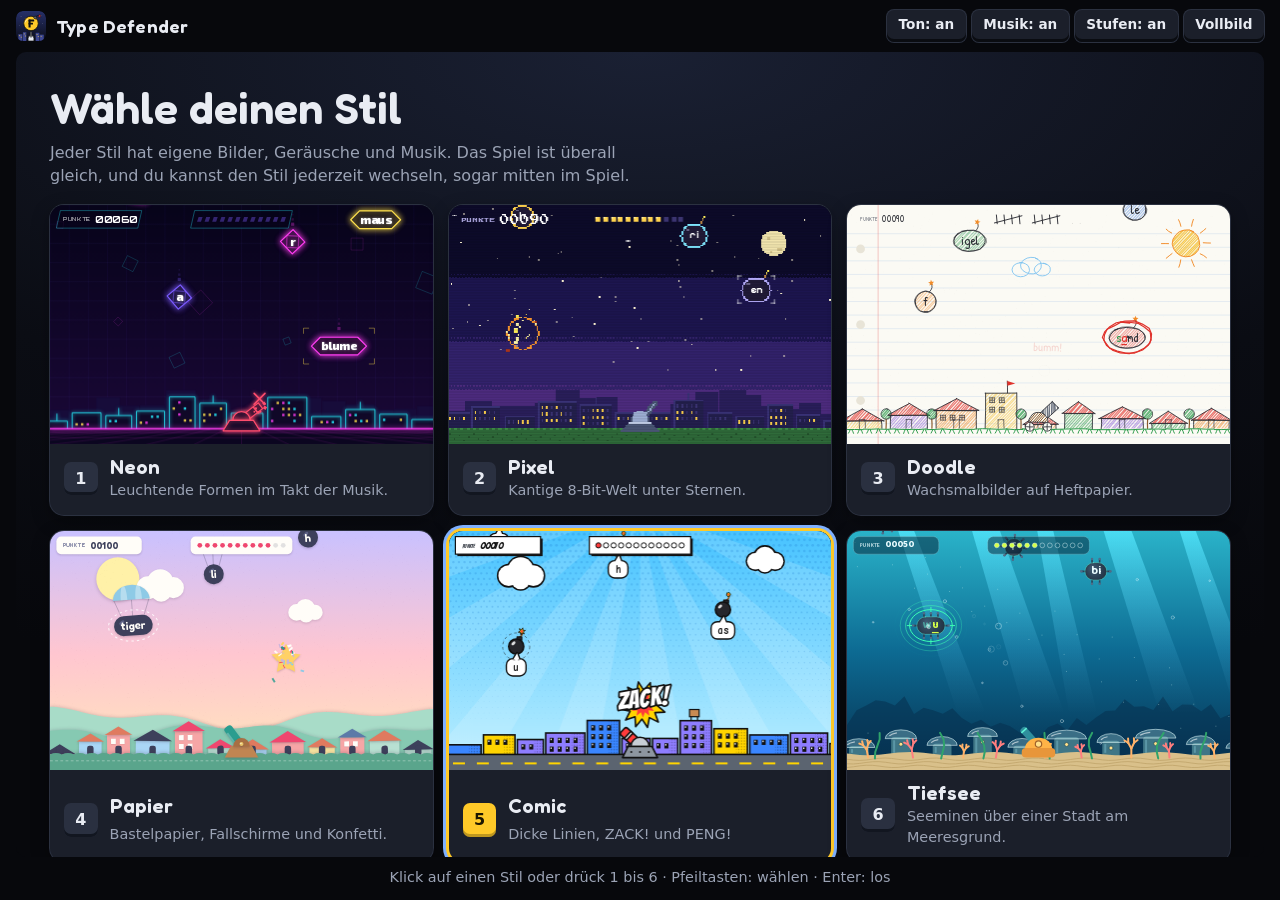
<file: index.html>
<!doctype html>
<html lang="de">
<head>
<meta charset="utf-8">
<meta name="viewport" content="width=device-width, initial-scale=1, viewport-fit=cover">
<title>Type Defender</title>
<meta name="description" content="Kostenloses 10-Finger-Tippspiel für Kinder: Tippe die Buchstaben, Silben und Wörter auf den Bomben, bevor sie die Stadt treffen.">
<meta name="theme-color" content="#07080c">
<meta name="color-scheme" content="dark">
<link rel="manifest" href="manifest.webmanifest">
<link rel="icon" href="icons/icon.svg" type="image/svg+xml">
<link rel="icon" href="icons/icon-192.png" type="image/png" sizes="192x192">
<link rel="apple-touch-icon" href="icons/apple-touch-icon.png">
<meta name="apple-mobile-web-app-capable" content="yes">
<meta name="mobile-web-app-capable" content="yes">
<meta name="apple-mobile-web-app-title" content="Type Defender">
<meta name="apple-mobile-web-app-status-bar-style" content="black">
<link rel="stylesheet" href="fonts/fonts.css">
<link rel="stylesheet" href="css/app.css">
<link rel="stylesheet" href="css/menu.css">
</head>
<body>
<div id="app" tabindex="-1">
  <header class="bar">
    <p class="brand"><img src="icons/icon.svg" alt=""><span>Type Defender</span></p>
    <div class="tools">
      <button type="button" id="to-style">Stil</button>
      <button type="button" id="to-menu" hidden>Tasten wählen</button>
      <button type="button" id="sound">Ton: an</button>
      <button type="button" id="music">Musik: an</button>
      <button type="button" id="splash" title="Neue Stufe groß im Hintergrund zeigen">Stufen: an</button>
      <button type="button" id="full" hidden>Vollbild</button>
    </div>
  </header>
  <main class="stage">
    <canvas id="arena-canvas" aria-label="Spielfeld"></canvas>
    <p id="capswarn" class="capswarn" hidden>⇪ Feststelltaste ist an</p>
    <section id="pick" class="pick" tabindex="-1" aria-labelledby="pick-title" hidden>
      <div class="pick-in">
        <h1 id="pick-title">Wähle deinen Stil</h1>
        <p class="pick-lede">Jeder Stil hat eigene Bilder, Geräusche und Musik. Das Spiel ist überall gleich, und du kannst den Stil jederzeit wechseln, sogar mitten im Spiel.</p>
        <p class="pick-touch">Zum Spielen brauchst du eine echte Tastatur. Auf einem Tablet geht auch eine Bluetooth-Tastatur.</p>
        <div class="pick-grid" id="pick-grid">
          <button type="button" class="tile" data-style="neon"><canvas aria-hidden="true"></canvas><span class="tile-meta"><kbd>1</kbd><span class="tile-name">Neon</span><span class="tile-desc">Leuchtende Formen im Takt der Musik.</span></span></button>
          <button type="button" class="tile" data-style="pixel"><canvas aria-hidden="true"></canvas><span class="tile-meta"><kbd>2</kbd><span class="tile-name">Pixel</span><span class="tile-desc">Kantige 8-Bit-Welt unter Sternen.</span></span></button>
          <button type="button" class="tile" data-style="doodle"><canvas aria-hidden="true"></canvas><span class="tile-meta"><kbd>3</kbd><span class="tile-name">Doodle</span><span class="tile-desc">Wachsmalbilder auf Heftpapier.</span></span></button>
          <button type="button" class="tile" data-style="paper"><canvas aria-hidden="true"></canvas><span class="tile-meta"><kbd>4</kbd><span class="tile-name">Papier</span><span class="tile-desc">Bastelpapier, Fallschirme und Konfetti.</span></span></button>
          <button type="button" class="tile" data-style="comic"><canvas aria-hidden="true"></canvas><span class="tile-meta"><kbd>5</kbd><span class="tile-name">Comic</span><span class="tile-desc">Dicke Linien, ZACK! und PENG!</span></span></button>
          <button type="button" class="tile" data-style="sea"><canvas aria-hidden="true"></canvas><span class="tile-meta"><kbd>6</kbd><span class="tile-name">Tiefsee</span><span class="tile-desc">Seeminen über einer Stadt am Meeresgrund.</span></span></button>
        </div>
        <p class="pick-foot">Type Defender ist kostenlos, ohne Werbung und ohne Anmeldung. Alles bleibt auf diesem Gerät. <a href="https://github.com/TimoSchoenberger/type-defender" target="_blank" rel="noopener">Quellcode und Lizenz auf GitHub</a></p>
      </div>
    </section>
    <div id="menu" class="mn" data-look="comic" tabindex="-1" hidden>
      <section id="m-home" class="mn-screen" aria-labelledby="m-home-title">
        <header class="mn-head">
          <h2 class="mn-title" id="m-home-title">Was üben wir heute?</h2>
          <p class="mn-bubble">Such dir dein Tempo und deine Tasten aus! Klick auf eine Karte oder drück <b>Enter</b>.</p>
        </header>
        <div class="mn-pace">
          <div class="mn-pace-who">
            <label class="mn-pace-label" for="m-pace">Tempo</label>
            <span class="mn-pace-name" id="m-pace-name"></span>
            <p class="mn-pace-desc" id="m-pace-desc"></p>
          </div>
          <div class="mn-pace-ctl">
            <input type="range" id="m-pace" min="1" max="5" step="1" value="3">
            <div class="mn-ticks" id="m-ticks"></div>
          </div>
          <svg class="mn-graph" id="m-graph" viewBox="0 0 200 84" role="img" aria-label="Alle Tempos starten gleich und enden gleich schnell. Langsamere brauchen mehr Treffer bis dahin."></svg>
        </div>
        <div class="mn-room" id="m-room" aria-live="polite" hidden></div>
        <h3 class="mn-sec" id="m-sec-presets">Vorlagen</h3>
        <div class="mn-cards" id="m-presets"></div>
        <h3 class="mn-sec own" id="m-sec-own">Eigene Auswahl</h3>
        <div class="mn-cards" id="m-custom"></div>
        <p class="mn-small">Eigene Auswahlen und Rekorde bleiben in diesem Browser gespeichert. Rekorde zählen je Tempo.</p>
      </section>
      <section id="m-edit" class="mn-screen" hidden aria-labelledby="m-edit-title">
        <header class="mn-head">
          <h2 class="mn-title" id="m-edit-title">Neue Auswahl</h2>
          <p class="mn-bubble">Tippe eine Taste, dann ist sie <b class="g">an</b>. Nochmal tippen: aus. Halte <b>⇧&nbsp;Umschalt</b> für Großbuchstaben und Zeichen wie ! § $ % &amp;.</p>
        </header>
        <div class="mn-toolbar">
          <div class="mn-seg" role="group" aria-label="Ebene der Tastatur">
            <button type="button" data-layer="0" aria-pressed="true">a klein</button>
            <button type="button" data-layer="1" id="m-layer-up" aria-pressed="false">A ⇧ groß</button>
          </div>
          <p class="mn-caps" id="m-caps" hidden>⇪ Feststelltaste ist an!</p>
          <div class="mn-seg" role="group" aria-label="Tastatur">
            <button type="button" data-layout="de">QWERTZ</button>
            <button type="button" data-layout="us">QWERTY</button>
          </div>
        </div>
        <div class="mn-kbw"><div class="mn-kb" id="m-kb"></div></div>
        <div class="mn-panel">
          <div class="mn-panel-head">
            <span class="mn-count" id="m-count">0 Tasten an</span>
            <div class="mn-types" role="group" aria-label="Was fällt herunter?">
              <span>Es fallen:</span>
              <label><input type="checkbox" data-type="letters" checked> Buchstaben</label>
              <label><input type="checkbox" data-type="syl" checked> Silben</label>
              <label><input type="checkbox" data-type="words" checked> Wörter</label>
            </div>
          </div>
          <div class="mn-chips" id="m-chips"></div>
          <p class="mn-words" id="m-words"></p>
        </div>
        <footer class="mn-foot">
          <button type="button" class="mn-btn" id="m-cancel">Zurück</button>
          <span class="mn-spacer"></span>
          <button type="button" class="mn-btn" id="m-clear">Alles aus</button>
          <button type="button" class="mn-btn" id="m-upper">Großbuchstaben dazu</button>
          <button type="button" class="mn-btn mn-go" id="m-done">Fertig!</button>
        </footer>
      </section>
      <div class="mn-modal" id="m-name" hidden>
        <form class="mn-dialog" id="m-name-form">
          <h3 id="m-name-title">Wie soll deine Auswahl heißen?</h3>
          <input id="m-name-input" maxlength="24" autocomplete="off" spellcheck="false" aria-labelledby="m-name-title" placeholder="z. B. Meine Tasten">
          <div class="mn-row"><button type="button" class="mn-btn" id="m-name-cancel">Abbrechen</button><button type="submit" class="mn-btn mn-go">Speichern</button></div>
        </form>
      </div>
      <div class="mn-modal" id="m-join" hidden>
        <form class="mn-dialog" id="m-join-form">
          <h3 id="m-join-title">Raum beitreten</h3>
          <p>Gib den Code ein, den du bekommen hast.</p>
          <input id="m-join-input" maxlength="16" autocomplete="off" autocapitalize="characters" spellcheck="false" aria-labelledby="m-join-title" aria-describedby="m-join-err" placeholder="z. B. TIGER-482">
          <p class="mn-err" id="m-join-err" aria-live="polite"></p>
          <div class="mn-row"><button type="button" class="mn-btn" id="m-join-cancel">Abbrechen</button><button type="submit" class="mn-btn mn-go" id="m-join-go">Beitreten</button></div>
        </form>
      </div>
      <div class="mn-modal" id="m-board" hidden>
        <div class="mn-dialog mn-board" role="dialog" aria-labelledby="m-board-title" tabindex="-1">
          <h3 id="m-board-title">Bestenliste</h3>
          <div class="mn-board-pace"><button type="button" class="mn-tool" data-bp="-1" aria-label="Langsameres Tempo">‹</button><span id="m-board-pace"></span><button type="button" class="mn-tool" data-bp="1" aria-label="Schnelleres Tempo">›</button></div>
          <div class="mn-board-list" id="m-board-list"></div>
          <div class="mn-row"><span class="mn-spacer" id="m-board-admin"></span><button type="button" class="mn-btn" id="m-board-close">Schließen</button></div>
        </div>
      </div>
      <div class="mn-modal" id="m-sets" hidden>
        <form class="mn-dialog mn-sets" id="m-sets-form">
          <h3 id="m-sets-title">Tasten für den Raum</h3>
          <p>Lege fest, was alle im Raum üben. Alle sehen dann nur diese Karten, und nur sie zählen für die Bestenliste.</p>
          <div class="mn-sets-mode" role="radiogroup" aria-labelledby="m-sets-title">
            <label><input type="radio" name="m-sets-mode" value="all"> Alle Tasten erlaubt</label>
            <label><input type="radio" name="m-sets-mode" value="some"> Nur diese:</label>
          </div>
          <div class="mn-setlist" id="m-sets-list"></div>
          <p class="mn-err" id="m-sets-err" aria-live="polite"></p>
          <div class="mn-row"><button type="button" class="mn-btn" id="m-sets-cancel">Abbrechen</button><button type="submit" class="mn-btn mn-go" id="m-sets-go">Speichern</button></div>
        </form>
      </div>
      <div class="mn-modal" id="m-race" hidden>
        <div class="mn-dialog mn-board mn-race" role="dialog" aria-labelledby="m-race-title" tabindex="-1">
          <h3 id="m-race-title">Wettrennen</h3>
          <p class="mn-race-info" id="m-race-info" aria-live="polite"></p>
          <div class="mn-board-list" id="m-race-list"></div>
          <div class="mn-race-host" id="m-race-host"></div>
          <p class="mn-err" id="m-race-err" aria-live="polite"></p>
          <div class="mn-row"><span class="mn-spacer" id="m-race-act"></span><button type="button" class="mn-btn" id="m-race-close">Schließen</button></div>
        </div>
      </div>
      <div class="mn-modal" id="m-discard" hidden>
        <div class="mn-dialog" role="alertdialog" aria-labelledby="m-discard-q">
          <h3 id="m-discard-q">Ohne Speichern zurück?</h3>
          <p>Deine Änderungen gehen dann verloren.</p>
          <div class="mn-row"><button type="button" class="mn-btn" id="m-discard-no">Weiter bearbeiten</button><button type="button" class="mn-btn mn-danger" id="m-discard-yes">Verwerfen</button></div>
        </div>
      </div>
    </div>
  </main>
  <p class="help" id="help"></p>
</div>

<script src="js/config.js"></script>
<script src="js/engine.js"></script>
<script src="js/music.js"></script>
<script src="js/s-neon-pixel.js"></script>
<script src="js/s-doodle-paper.js"></script>
<script src="js/s-comic-sea.js"></script>
<script src="js/keys.js"></script>
<script src="js/db.js"></script>
<script src="js/room.js"></script>
<script src="js/race.js"></script>
<script src="js/menu.js"></script>
<script src="js/app.js"></script>
</body>
</html>
</file>
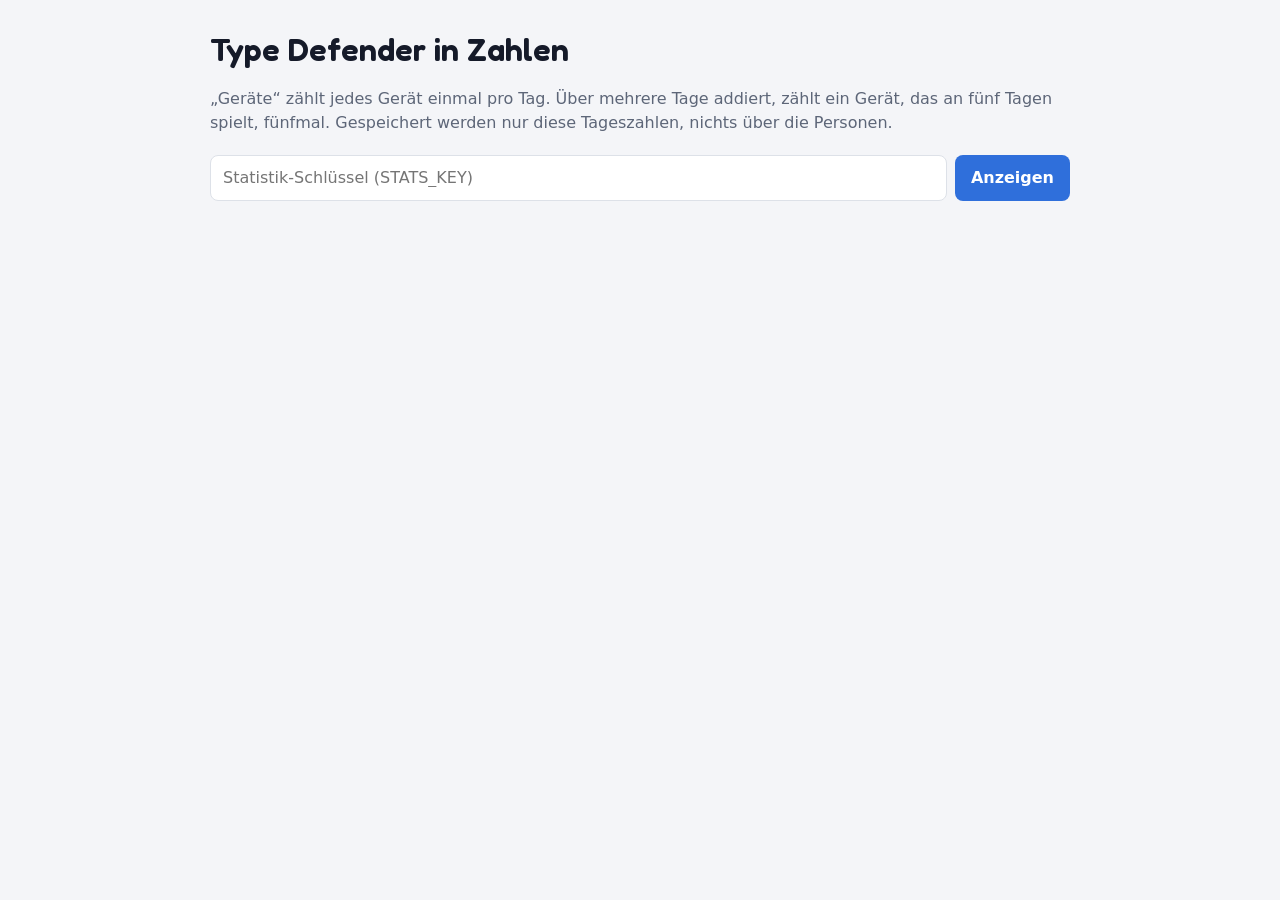
<file: stats.html>
<!doctype html>
<html lang="de">
<head>
<meta charset="utf-8">
<meta name="viewport" content="width=device-width, initial-scale=1">
<meta name="robots" content="noindex">
<title>Type Defender Zahlen</title>
<link rel="icon" href="icons/icon.svg" type="image/svg+xml">
<link rel="stylesheet" href="fonts/fonts.css">
<style>
/* Visitor counts for the maintainer. Needs the STATS_KEY secret of the server; it is kept in this browser only. */
:root {
  --bg: #f4f5f8; --card: #fff; --ink: #151a29; --mute: #5d6678; --line: #dde1e8; --bar: #2f6fdb; --bar2: #f0a020; --focus: #2f6fdb;
  --ui: ui-rounded, "SF Pro Rounded", system-ui, -apple-system, "Segoe UI", sans-serif; --title: Fredoka, var(--ui);
}
@media (prefers-color-scheme: dark) {
  :root:not([data-theme="light"]) { --bg: #0d1017; --card: #171b24; --ink: #e9ecf3; --mute: #9ba3b5; --line: #2a3141; --bar: #7fb0ff; --bar2: #ffc34d; --focus: #7fb0ff; color-scheme: dark; }
}
:root[data-theme="dark"] { --bg: #0d1017; --card: #171b24; --ink: #e9ecf3; --mute: #9ba3b5; --line: #2a3141; --bar: #7fb0ff; --bar2: #ffc34d; --focus: #7fb0ff; color-scheme: dark; }
body { margin: 0; background: var(--bg); color: var(--ink); font: 400 1rem/1.5 var(--ui); padding: 0 16px; }
main { max-width: 860px; margin: 0 auto; padding: 32px 0 48px; display: grid; gap: 20px; }
h1 { margin: 0; font: 600 2rem/1.1 var(--title); }
p { margin: 0; }
.mute { color: var(--mute); }
form { display: flex; flex-wrap: wrap; gap: 8px; }
input { flex: 1 1 240px; padding: 10px 12px; font: inherit; color: var(--ink); background: var(--card); border: 1px solid var(--line); border-radius: 8px; }
button { padding: 10px 16px; font: 700 1rem/1 var(--ui); color: #fff; background: var(--bar); border: 0; border-radius: 8px; cursor: pointer; }
:focus-visible { outline: 3px solid var(--focus); outline-offset: 2px; }
.tiles { display: grid; gap: 12px; grid-template-columns: repeat(auto-fit, minmax(150px, 1fr)); }
.tile { padding: 14px 16px; background: var(--card); border: 1px solid var(--line); border-radius: 12px; }
.tile b { display: block; font: 600 1.9rem/1.1 var(--title); font-variant-numeric: tabular-nums; }
.tile span { font-size: .88rem; color: var(--mute); }
table { width: 100%; border-collapse: collapse; background: var(--card); border: 1px solid var(--line); border-radius: 12px; overflow: hidden; font-variant-numeric: tabular-nums; }
th, td { padding: 7px 12px; text-align: right; border-bottom: 1px solid var(--line); }
th:first-child, td:first-child { text-align: left; white-space: nowrap; }
th { font-size: .82rem; color: var(--mute); font-weight: 700; }
td.bar { width: 40%; text-align: left; }
td.bar i { display: block; height: 10px; border-radius: 5px; background: var(--bar); min-width: 2px; }
tr:last-child td { border-bottom: 0; }
.err { color: #d23a2f; font-weight: 700; }
</style>
</head>
<body>
<main>
  <h1>Type Defender in Zahlen</h1>
  <p class="mute">„Geräte“ zählt jedes Gerät einmal pro Tag. Über mehrere Tage addiert, zählt ein Gerät, das an fünf Tagen spielt, fünfmal. Gespeichert werden nur diese Tageszahlen, nichts über die Personen.</p>
  <form id="f"><input id="key" type="password" autocomplete="current-password" placeholder="Statistik-Schlüssel (STATS_KEY)" aria-label="Statistik-Schlüssel"><button>Anzeigen</button></form>
  <p id="msg" class="mute" aria-live="polite"></p>
  <section id="out" hidden>
    <div class="tiles" id="tiles"></div>
    <h2 class="mute" style="font-size:1rem;margin:20px 0 8px">Die letzten 30 Tage</h2>
    <table><thead><tr><th>Tag</th><th>Geräte</th><th>davon App</th><th>Runden</th><th>neue Räume</th><th aria-hidden="true"></th></tr></thead><tbody id="rows"></tbody></table>
  </section>
</main>
<script src="js/config.js"></script>
<script>
(() => {
  'use strict';
  const $ = id => document.getElementById(id);
  const api = (() => { try { return JSON.parse(localStorage.getItem('td-api')) || window.TD_API; } catch (e) { return window.TD_API; } })().replace(/\/+$/, '');
  const read = () => { try { return localStorage.getItem('td-stats-key') || ''; } catch (e) { return ''; } };
  const keep = k => { try { localStorage.setItem('td-stats-key', k); } catch (e) { /* private window */ } };
  const fmt = n => n.toLocaleString('de-DE');
  async function load(key) {
    if (!api) { $('msg').innerHTML = '<span class="err">In js/config.js ist noch keine Server-Adresse eingetragen.</span>'; return; }
    $('msg').textContent = 'Lädt …';
    let data;
    try {
      const res = await fetch(api + '/api/stats?days=400', { headers: { Authorization: 'Bearer ' + key } });
      if (res.status === 401) { $('msg').innerHTML = '<span class="err">Der Schlüssel stimmt nicht.</span>'; return; }
      data = await res.json();
    } catch (e) { $('msg').innerHTML = '<span class="err">Der Server ist nicht erreichbar.</span>'; return; }
    keep(key);
    const byDay = new Map();
    for (const r of data.days) { if (!byDay.has(r.day)) byDay.set(r.day, {}); byDay.get(r.day)[r.kind] = r.n; }
    const day = i => new Date(Date.now() - i * 86400000).toISOString().slice(0, 10);
    const sum = (kind, n) => { let s = 0; for (let i = 0; i < n; i++) s += (byDay.get(day(i)) || {})[kind] || 0; return s; };
    $('tiles').innerHTML = [
      [sum('visit', 1), 'Geräte heute'], [sum('visit', 7), 'Geräte-Tage, 7 Tage'], [sum('visit', 30), 'Geräte-Tage, 30 Tage'],
      [sum('game', 30), 'Runden, 30 Tage'], [data.rooms, 'Räume gerade'], [data.players, 'Mitspieler in Räumen']
    ].map(([n, l]) => `<div class="tile"><b>${fmt(n)}</b><span>${l}</span></div>`).join('');
    const days = Array.from({ length: 30 }, (_, i) => day(i)), max = Math.max(1, ...days.map(d => (byDay.get(d) || {}).visit || 0));
    $('rows').innerHTML = days.map(d => {
      const r = byDay.get(d) || {}, v = r.visit || 0;
      const label = new Date(d + 'T12:00:00Z').toLocaleDateString('de-DE', { weekday: 'short', day: 'numeric', month: 'numeric' });
      return `<tr><td>${label}</td><td>${fmt(v)}</td><td>${fmt(r.app || 0)}</td><td>${fmt(r.game || 0)}</td><td>${fmt(r.room || 0)}</td><td class="bar" aria-hidden="true">${v ? `<i style="width:${(100 * v) / max}%"></i>` : ''}</td></tr>`;
    }).join('');
    $('msg').textContent = 'Stand: ' + new Date().toLocaleString('de-DE');
    $('out').hidden = false;
  }
  $('f').addEventListener('submit', e => { e.preventDefault(); load($('key').value.trim()); });
  const k = read(); if (k) { $('key').value = k; load(k); }
})();
</script>
</body>
</html>
</file>
<file: fonts/fonts.css>
/* Self-hosted Google Fonts (SIL Open Font License 1.1), Latin and Latin Extended subsets. See fonts/LICENSE.md. */
@font-face {
  font-family: 'Baloo 2';
  font-style: normal;
  font-weight: 700;
  font-display: swap;
  src: url(baloo-2-700-latin-ext.woff2) format('woff2');
  unicode-range: U+0100-02BA, U+02BD-02C5, U+02C7-02CC, U+02CE-02D7, U+02DD-02FF, U+0304, U+0308, U+0329, U+1D00-1DBF, U+1E00-1E9F, U+1EF2-1EFF, U+2020, U+20A0-20AB, U+20AD-20C4, U+2113, U+2C60-2C7F, U+A720-A7FF;
}
@font-face {
  font-family: 'Baloo 2';
  font-style: normal;
  font-weight: 700;
  font-display: swap;
  src: url(baloo-2-700-latin.woff2) format('woff2');
  unicode-range: U+0000-00FF, U+0131, U+0152-0153, U+02BB-02BC, U+02C6, U+02DA, U+02DC, U+0304, U+0308, U+0329, U+2000-206F, U+20AC, U+2122, U+2191, U+2193, U+2212, U+2215, U+FEFF, U+FFFD;
}
@font-face {
  font-family: 'Bangers';
  font-style: normal;
  font-weight: 400;
  font-display: swap;
  src: url(bangers-400-latin-ext.woff2) format('woff2');
  unicode-range: U+0100-02BA, U+02BD-02C5, U+02C7-02CC, U+02CE-02D7, U+02DD-02FF, U+0304, U+0308, U+0329, U+1D00-1DBF, U+1E00-1E9F, U+1EF2-1EFF, U+2020, U+20A0-20AB, U+20AD-20C4, U+2113, U+2C60-2C7F, U+A720-A7FF;
}
@font-face {
  font-family: 'Bangers';
  font-style: normal;
  font-weight: 400;
  font-display: swap;
  src: url(bangers-400-latin.woff2) format('woff2');
  unicode-range: U+0000-00FF, U+0131, U+0152-0153, U+02BB-02BC, U+02C6, U+02DA, U+02DC, U+0304, U+0308, U+0329, U+2000-206F, U+20AC, U+2122, U+2191, U+2193, U+2212, U+2215, U+FEFF, U+FFFD;
}
@font-face {
  font-family: 'Comic Neue';
  font-style: normal;
  font-weight: 700;
  font-display: swap;
  src: url(comic-neue-700-latin.woff2) format('woff2');
  unicode-range: U+0000-00FF, U+0131, U+0152-0153, U+02BB-02BC, U+02C6, U+02DA, U+02DC, U+0304, U+0308, U+0329, U+2000-206F, U+20AC, U+2122, U+2191, U+2193, U+2212, U+2215, U+FEFF, U+FFFD;
}
@font-face {
  font-family: 'Exo 2';
  font-style: normal;
  font-weight: 800;
  font-display: swap;
  src: url(exo-2-800-latin-ext.woff2) format('woff2');
  unicode-range: U+0100-02BA, U+02BD-02C5, U+02C7-02CC, U+02CE-02D7, U+02DD-02FF, U+0304, U+0308, U+0329, U+1D00-1DBF, U+1E00-1E9F, U+1EF2-1EFF, U+2020, U+20A0-20AB, U+20AD-20C4, U+2113, U+2C60-2C7F, U+A720-A7FF;
}
@font-face {
  font-family: 'Exo 2';
  font-style: normal;
  font-weight: 800;
  font-display: swap;
  src: url(exo-2-800-latin.woff2) format('woff2');
  unicode-range: U+0000-00FF, U+0131, U+0152-0153, U+02BB-02BC, U+02C6, U+02DA, U+02DC, U+0304, U+0308, U+0329, U+2000-206F, U+20AC, U+2122, U+2191, U+2193, U+2212, U+2215, U+FEFF, U+FFFD;
}
@font-face {
  font-family: 'Fredoka';
  font-style: normal;
  font-weight: 600;
  font-stretch: 100%;
  font-display: swap;
  src: url(fredoka-600-latin-ext.woff2) format('woff2');
  unicode-range: U+0100-02BA, U+02BD-02C5, U+02C7-02CC, U+02CE-02D7, U+02DD-02FF, U+0304, U+0308, U+0329, U+1D00-1DBF, U+1E00-1E9F, U+1EF2-1EFF, U+2020, U+20A0-20AB, U+20AD-20C4, U+2113, U+2C60-2C7F, U+A720-A7FF;
}
@font-face {
  font-family: 'Fredoka';
  font-style: normal;
  font-weight: 600;
  font-stretch: 100%;
  font-display: swap;
  src: url(fredoka-600-latin.woff2) format('woff2');
  unicode-range: U+0000-00FF, U+0131, U+0152-0153, U+02BB-02BC, U+02C6, U+02DA, U+02DC, U+0304, U+0308, U+0329, U+2000-206F, U+20AC, U+2122, U+2191, U+2193, U+2212, U+2215, U+FEFF, U+FFFD;
}
@font-face {
  font-family: 'Orbitron';
  font-style: normal;
  font-weight: 700;
  font-display: swap;
  src: url(orbitron-700-latin.woff2) format('woff2');
  unicode-range: U+0000-00FF, U+0131, U+0152-0153, U+02BB-02BC, U+02C6, U+02DA, U+02DC, U+0304, U+0308, U+0329, U+2000-206F, U+20AC, U+2122, U+2191, U+2193, U+2212, U+2215, U+FEFF, U+FFFD;
}
@font-face {
  font-family: 'Patrick Hand';
  font-style: normal;
  font-weight: 400;
  font-display: swap;
  src: url(patrick-hand-400-latin-ext.woff2) format('woff2');
  unicode-range: U+0100-02BA, U+02BD-02C5, U+02C7-02CC, U+02CE-02D7, U+02DD-02FF, U+0304, U+0308, U+0329, U+1D00-1DBF, U+1E00-1E9F, U+1EF2-1EFF, U+2020, U+20A0-20AB, U+20AD-20C4, U+2113, U+2C60-2C7F, U+A720-A7FF;
}
@font-face {
  font-family: 'Patrick Hand';
  font-style: normal;
  font-weight: 400;
  font-display: swap;
  src: url(patrick-hand-400-latin.woff2) format('woff2');
  unicode-range: U+0000-00FF, U+0131, U+0152-0153, U+02BB-02BC, U+02C6, U+02DA, U+02DC, U+0304, U+0308, U+0329, U+2000-206F, U+20AC, U+2122, U+2191, U+2193, U+2212, U+2215, U+FEFF, U+FFFD;
}
@font-face {
  font-family: 'Pixelify Sans';
  font-style: normal;
  font-weight: 700;
  font-display: swap;
  src: url(pixelify-sans-700-latin-ext.woff2) format('woff2');
  unicode-range: U+0100-02BA, U+02BD-02C5, U+02C7-02CC, U+02CE-02D7, U+02DD-02FF, U+0304, U+0308, U+0329, U+1D00-1DBF, U+1E00-1E9F, U+1EF2-1EFF, U+2020, U+20A0-20AB, U+20AD-20C4, U+2113, U+2C60-2C7F, U+A720-A7FF;
}
@font-face {
  font-family: 'Pixelify Sans';
  font-style: normal;
  font-weight: 700;
  font-display: swap;
  src: url(pixelify-sans-700-latin.woff2) format('woff2');
  unicode-range: U+0000-00FF, U+0131, U+0152-0153, U+02BB-02BC, U+02C6, U+02DA, U+02DC, U+0304, U+0308, U+0329, U+2000-206F, U+20AC, U+2122, U+2191, U+2193, U+2212, U+2215, U+FEFF, U+FFFD;
}
@font-face {
  font-family: 'Press Start 2P';
  font-style: normal;
  font-weight: 400;
  font-display: swap;
  src: url(press-start-2p-400-latin-ext.woff2) format('woff2');
  unicode-range: U+0100-02BA, U+02BD-02C5, U+02C7-02CC, U+02CE-02D7, U+02DD-02FF, U+0304, U+0308, U+0329, U+1D00-1DBF, U+1E00-1E9F, U+1EF2-1EFF, U+2020, U+20A0-20AB, U+20AD-20C4, U+2113, U+2C60-2C7F, U+A720-A7FF;
}
@font-face {
  font-family: 'Press Start 2P';
  font-style: normal;
  font-weight: 400;
  font-display: swap;
  src: url(press-start-2p-400-latin.woff2) format('woff2');
  unicode-range: U+0000-00FF, U+0131, U+0152-0153, U+02BB-02BC, U+02C6, U+02DA, U+02DC, U+0304, U+0308, U+0329, U+2000-206F, U+20AC, U+2122, U+2191, U+2193, U+2212, U+2215, U+FEFF, U+FFFD;
}
</file>
<file: css/app.css>
/* App shell: one full-screen stage, always dark like an arcade cabinet.
   The stage shows the style picker, the start menu (css/menu.css) or the game canvas. */
:root {
  --hazard: #ffc928; --hazard-ink: #1d1600; --focus: #7fb0ff;
  --chrome: #1b1f2a; --chrome-ink: #e9ecf3; --chrome-mute: #9ba3b5; --chrome-line: #2b3140;
  --ui: ui-rounded, "SF Pro Rounded", system-ui, -apple-system, "Segoe UI", sans-serif;
  --title: Fredoka, ui-rounded, system-ui, sans-serif;
  color-scheme: dark;
}
html, body { height: 100%; margin: 0; overflow: hidden; }
body { background: #07080c; color: var(--chrome-ink); font: 400 1rem/1.45 var(--ui); -webkit-text-size-adjust: 100%; }
:focus-visible { outline: 3px solid var(--focus); outline-offset: 2px; }
[hidden] { display: none !important; }

#app {
  box-sizing: border-box; position: fixed; inset: 0; display: grid; grid-template-rows: auto minmax(0, 1fr) auto; gap: 10px;
  padding: calc(10px + env(safe-area-inset-top, 0px)) max(16px, env(safe-area-inset-right, 0px)) calc(12px + env(safe-area-inset-bottom, 0px)) max(16px, env(safe-area-inset-left, 0px));
}
#app:focus { outline: none; }
.bar { display: flex; flex-wrap: wrap; gap: 8px; align-items: center; justify-content: space-between; }
.brand { display: flex; align-items: center; gap: 10px; margin: 0; font: 600 1.15rem/1 var(--title); letter-spacing: .01em; }
.brand img { width: 30px; height: 30px; border-radius: 7px; }
.tools { display: flex; flex-wrap: wrap; gap: 6px; }
.bar button {
  font: 700 .85rem/1 var(--ui); color: var(--chrome-ink); background: var(--chrome); border: 0; border-radius: 7px;
  padding: .62em .85em .7em; cursor: pointer; box-shadow: inset 0 -3px 0 #0a0c11, 0 0 0 1px var(--chrome-line);
}
.bar button:hover { background: #242a38; }
.bar #to-style { color: var(--hazard-ink); background: var(--hazard); box-shadow: inset 0 -3px 0 rgba(0,0,0,.25); }
.bar #to-style:hover { filter: brightness(1.06); }

.stage { position: relative; display: grid; place-items: center; min-height: 0; }
/* In a game the canvas takes the whole screen (inside the safe areas); the bar and help line float over it when paused or over. */
#app.in-game { grid-template-rows: minmax(0, 1fr); gap: 0;
  padding: env(safe-area-inset-top, 0px) env(safe-area-inset-right, 0px) env(safe-area-inset-bottom, 0px) env(safe-area-inset-left, 0px); }
#app.in-game .stage { grid-row: 1; }
#app.in-game .bar, #app.in-game .help { position: absolute; left: 0; right: 0; z-index: 5; margin: 0;
  padding: 10px max(16px, env(safe-area-inset-right, 0px)) 10px max(16px, env(safe-area-inset-left, 0px)); background: rgba(7,8,12,.82); }
#app.in-game .bar { top: 0; padding-top: calc(10px + env(safe-area-inset-top, 0px)); }
#app.in-game .help { bottom: 0; padding-bottom: calc(10px + env(safe-area-inset-bottom, 0px)); }
#app.in-game:not(.chrome) .bar, #app.in-game:not(.chrome) .help { display: none; }
#app.in-game:not(.chrome) #arena-canvas { cursor: none; }
#arena-canvas { display: block; width: min(100%, calc((100dvh - 150px) * 1.6)); max-width: 100%; aspect-ratio: 16 / 10; border-radius: 10px; }
#app.in-game #arena-canvas { width: min(100%, calc((100dvh - env(safe-area-inset-top, 0px) - env(safe-area-inset-bottom, 0px)) * 1.6)); height: 100%; aspect-ratio: auto; border-radius: 0; }
.help { margin: 0; text-align: center; font-size: .9rem; color: var(--chrome-mute); }
.capswarn { position: absolute; left: 50%; top: 12px; transform: translateX(-50%) rotate(-1deg); margin: 0; z-index: 3; pointer-events: none;
  font: 400 1.3rem/1 Bangers, Impact, sans-serif; letter-spacing: .04em; color: #fff; background: #ff3b3b; border: 3px solid #111; box-shadow: 3px 3px 0 #111; padding: 8px 14px 6px; }

/* ---------- Style picker ---------- */
.pick { position: absolute; inset: 0; z-index: 4; overflow: auto; overscroll-behavior: contain; border-radius: 10px;
  background: radial-gradient(120% 80% at 50% 0%, #1a2033 0%, #0b0d14 60%, #07080c 100%); }
.pick-in { max-width: 1180px; margin: 0 auto; padding: clamp(16px, 3vw, 32px) clamp(12px, 3vw, 30px) 28px; display: grid; gap: 18px; }
.pick h1 { margin: 0; font: 600 clamp(1.8rem, 4vw, 2.8rem)/1.05 var(--title); text-wrap: balance; }
.pick-lede { margin: -8px 0 0; color: var(--chrome-mute); max-width: 60ch; }
.pick-touch { display: none; margin: 0; padding: 10px 14px; border-radius: 10px; background: #3a2a07; color: #ffe39a; border: 1px solid #6b4f12; }
@media (hover: none) and (pointer: coarse) { .pick-touch { display: block; } }
.pick-grid { display: grid; gap: 16px; grid-template-columns: repeat(auto-fill, minmax(min(100%, 300px), 1fr)); }
.tile {
  all: unset; box-sizing: border-box; cursor: pointer; display: grid; grid-template-rows: auto auto; border-radius: 14px; overflow: hidden;
  background: var(--chrome); box-shadow: 0 0 0 1px var(--chrome-line), 0 6px 18px rgba(0,0,0,.35); transition: transform .12s, box-shadow .12s;
}
.tile:hover { transform: translateY(-3px); box-shadow: 0 0 0 1px #46506a, 0 10px 24px rgba(0,0,0,.45); }
.tile:focus-visible { outline: none; box-shadow: 0 0 0 3px var(--focus), 0 10px 24px rgba(0,0,0,.45); }
.tile[aria-pressed="true"] { box-shadow: 0 0 0 3px var(--hazard), 0 10px 24px rgba(0,0,0,.45); }
.tile[aria-pressed="true"]:focus-visible { box-shadow: 0 0 0 3px var(--hazard), 0 0 0 6px var(--focus); }
.tile canvas { display: block; width: 100%; aspect-ratio: 16 / 10; background: #0b0d12; }
.tile-meta { display: grid; grid-template-columns: auto 1fr; gap: 2px 12px; align-items: center; padding: 12px 14px 14px; }
.tile kbd { grid-row: span 2; display: grid; place-items: center; width: 2.1em; height: 2.1em; font: 700 1rem/1 var(--ui); color: var(--chrome-ink);
  background: #2a3040; border-radius: 7px; box-shadow: inset 0 -3px 0 #121620; }
.tile[aria-pressed="true"] kbd { color: var(--hazard-ink); background: var(--hazard); box-shadow: inset 0 -3px 0 rgba(0,0,0,.25); }
.tile-name { font: 600 1.25rem/1.1 var(--title); }
.tile-desc { font-size: .9rem; color: var(--chrome-mute); }
.pick-foot { margin: 4px 0 0; font-size: .85rem; color: var(--chrome-mute); }
.pick-foot a { color: var(--chrome-ink); }
@media (prefers-reduced-motion: reduce) { .tile { transition: none; } .tile:hover { transform: none; } }
@media (max-width: 560px) { .brand span { display: none; } }
</file>
<file: css/menu.css>
/* ---------- Start menu and key picker ----------
   One layout, six looks. The base rules only read tokens; each [data-look] sets its own tokens plus a few touches.
   The menu belongs to the game art, so its palettes are fixed rather than following the page theme. */
.mn {
  /* Comic Pop is the base token set. */
  --ink: #111; --mute: #4a4f57; --panel: #fff; --dialog: #fff; --soft: #f1f4f7; --line: #111; --bw: 3px;
  --r: 0px; --r-sm: 6px; --btn-r: 0px; --kb-r: 16px; --mk-r: 3px; --bubble-r: 18px;
  --shadow: 5px 5px 0 #111; --shadow-md: 4px 4px 0 #111; --shadow-hi: 7px 7px 0 #111; --shadow-lo: 2px 2px 0 #111;
  --lift: translate(-2px, -2px); --press: translate(3px, 3px);
  --display: Bangers, Impact, sans-serif; --display-w: 400; --display-ls: .03em;
  --body: "Comic Neue", "Comic Sans MS", system-ui, sans-serif; --body-w: 700;
  --title: #ffd400; --title-rot: -2deg; --title-size: clamp(2.2rem, 5vw, 3.5rem);
  --title-fx: 3px 0 #111, -3px 0 #111, 0 3px #111, 0 -3px #111, 2px 2px #111, -2px -2px #111, 2px -2px #111, -2px 2px #111, 6px 7px 0 #111;
  --name-size: 1.65rem; --btn-size: 1.35rem; --sec-size: 1.5rem; --seg-size: 1.15rem; --tag-size: 1rem; --los-size: 1.25rem;
  --accent: #ff3b3b; --accent-ink: #fff; --badge: #3a86ff; --badge-ink: #fff; --go: #3ddc78; --go-ink: #111;
  --on: #3ddc78; --on-ink: #111; --hi: #ffd400; --hi-ink: #111; --upper: #0b4ea2;
  --band: #ffd400; --band-own: #8e7dff; --sec-bg: #111; --sec-ink: #fff; --sec-line: #111; --own-ink: #fff;
  --kb: #2a2e35; --kb-line: #111; --kb-shadow: 6px 6px 0 #111;
  --key: #fff; --key-ink: #111; --key-line: #111; --key-bw: 3px; --key-r: 9px; --key-shadow: 0 4px 0 #000; --key-font: var(--body);
  --fn: #c9d0d8; --fn-ink: #59616b; --alt: #8a939d; --mk: #eef1f4; --mk-line: #8a939d; --mk-fn: #d5dbe2;
  --new-line: #111; --focus: #ff3b3b; --modal: rgba(17,17,17,.5); --frame: 4px solid #111;
  --bg: radial-gradient(circle, rgba(20,110,200,.18) 2.2px, transparent 2.8px) 0 0 / 15px 15px,
    repeating-conic-gradient(from 0deg at 50% -6%, rgba(255,255,255,.17) 0deg 9deg, transparent 9deg 18deg),
    linear-gradient(#47c3ff, #b5ecff 85%);
  position: absolute; inset: 0; z-index: 2; overflow: auto; overscroll-behavior: contain; border-radius: 10px; border: var(--frame);
  color: var(--ink); color-scheme: light; font: var(--body-w) 1rem/1.35 var(--body); background: var(--bg);
}
.mn:focus { outline: none; }
.mn-screen { max-width: 1120px; margin: 0 auto; padding: 20px clamp(12px, 3vw, 30px) 30px; display: grid; gap: 16px; }
.mn-head { display: flex; flex-wrap: wrap; align-items: center; gap: 12px 30px; }
.mn-title { margin: 0; font: var(--display-w) var(--title-size)/1.08 var(--display); letter-spacing: var(--display-ls); color: var(--title); text-shadow: var(--title-fx); transform: rotate(var(--title-rot)); }
.mn-bubble { position: relative; margin: 0; flex: 1 1 260px; max-width: 52ch; padding: 10px 16px; background: var(--panel); border: var(--bw) solid var(--line); border-radius: var(--bubble-r); box-shadow: var(--shadow-md); }
.mn-bubble::before, .mn-bubble::after { content: ""; position: absolute; top: 50%; border-style: solid; border-color: transparent; }
.mn-bubble::before { left: -20px; margin-top: -11px; border-width: 11px 20px 11px 0; border-right-color: var(--line); }
.mn-bubble::after { left: -14px; margin-top: -7px; border-width: 7px 14px 7px 0; border-right-color: var(--panel); }
.mn-bubble .g { padding: 0 .3em; color: var(--on-ink); background: var(--on); border-radius: 5px; box-shadow: 0 0 0 2px var(--on-ink); }
.mn-sec { justify-self: start; margin: 8px 0 0; padding: 7px 14px 4px; font: var(--display-w) var(--sec-size)/1 var(--display); letter-spacing: var(--display-ls); color: var(--sec-ink); background: var(--sec-bg); border: var(--bw) solid var(--sec-line); border-radius: var(--r-sm); transform: rotate(-1deg); }
.mn-sec.own { color: var(--own-ink); background: var(--band-own); }
.mn-small { margin: 0; font-size: .9rem; color: var(--mute); }

/* Tempo slider */
.mn-pace { display: grid; grid-template-columns: minmax(10em, auto) minmax(200px, 1fr) auto; align-items: center; gap: 10px 24px; padding: 12px 18px; background: var(--panel); border: var(--bw) solid var(--line); border-radius: var(--r); box-shadow: var(--shadow); }
.mn-pace-who { display: grid; gap: 3px; }
.mn-pace-label { font-size: .8rem; letter-spacing: .1em; text-transform: uppercase; color: var(--mute); }
.mn-pace-name { font: var(--display-w) var(--name-size)/1.05 var(--display); letter-spacing: var(--display-ls); }
.mn-pace-desc { margin: 0; font-size: .92rem; color: var(--mute); }
.mn-pace-ctl { display: grid; gap: 4px; }
.mn-pace input { -webkit-appearance: none; appearance: none; width: 100%; height: 32px; margin: 0; background: transparent; cursor: pointer; }
.mn-pace input::-webkit-slider-runnable-track { height: 12px; background: linear-gradient(90deg, var(--on) var(--fill, 50%), var(--soft) var(--fill, 50%)); border: 2px solid var(--line); border-radius: var(--r-sm); }
.mn-pace input::-moz-range-track { height: 12px; background: linear-gradient(90deg, var(--on) var(--fill, 50%), var(--soft) var(--fill, 50%)); border: 2px solid var(--line); border-radius: var(--r-sm); }
.mn-pace input::-webkit-slider-thumb { -webkit-appearance: none; width: 28px; height: 28px; margin-top: -10px; background: var(--hi); border: 3px solid var(--key-ink); border-radius: var(--thumb-r, 50%); box-shadow: var(--shadow-lo); }
.mn-pace input::-moz-range-thumb { width: 22px; height: 22px; background: var(--hi); border: 3px solid var(--key-ink); border-radius: var(--thumb-r, 50%); box-shadow: var(--shadow-lo); }
.mn-ticks { display: flex; justify-content: space-between; gap: 4px; }
.mn-ticks button { all: unset; cursor: pointer; padding: 3px 4px; font: var(--body-w) .82rem/1 var(--body); color: var(--mute); border-radius: 4px; }
.mn-ticks button[aria-current="true"] { color: var(--ink); text-decoration: underline 2px; text-underline-offset: 4px; }
.mn-graph { display: block; width: 200px; height: auto; overflow: visible; }
.mn-graph polyline { fill: none; stroke: var(--mute); stroke-width: 2; stroke-linejoin: round; opacity: .35; }
.mn-graph polyline.cur { stroke: var(--accent); stroke-width: 4; opacity: 1; }
.mn-graph text { font: var(--body-w) 10px var(--body); fill: var(--mute); }

/* Cards */
.mn-cards { display: grid; gap: 20px 18px; grid-template-columns: repeat(auto-fill, minmax(min(100%, 220px), 1fr)); }
.mn-card { position: relative; display: flex; flex-direction: column; background: var(--panel); border: var(--bw) solid var(--line); border-radius: var(--r); box-shadow: var(--shadow); transition: transform .08s, box-shadow .08s; }
.mn-card::before { content: ""; height: 9px; background: var(--band); border-bottom: var(--bw) solid var(--line); }
.mn-card.own::before { background: var(--band-own); }
.mn-card:hover { transform: var(--lift); box-shadow: var(--shadow-hi); }
.mn-card:has(.mn-main:active) { transform: var(--press); box-shadow: var(--shadow-lo); }
.mn-main { all: unset; box-sizing: border-box; flex: 1; cursor: pointer; display: grid; align-content: start; gap: 7px; padding: 12px 14px; }
.mn-main:focus-visible, .mn-tool:focus-visible, .mn-btn:focus-visible, .mn-chip:focus-visible, .mn-ticks button:focus-visible,
.mn-types label:has(input:focus-visible), .mn-pace input:focus-visible { outline: 4px solid var(--focus); outline-offset: 3px; }
.mn-seg button:focus-visible { outline: 4px solid var(--focus); outline-offset: -4px; }
.mn-name { font: var(--display-w) var(--name-size)/1.05 var(--display); letter-spacing: var(--display-ls); }
.mn-note { font-size: .92rem; color: var(--mute); }
.mn-keys { font-size: 1.05rem; letter-spacing: .14em; overflow-wrap: anywhere; }
.mn-row2 { display: flex; align-items: center; justify-content: space-between; gap: 8px; margin-top: 2px; }
.mn-best { padding: 5px 8px 3px; font: var(--display-w) var(--tag-size)/1.1 var(--display); letter-spacing: var(--display-ls); background: var(--soft); border: 2px solid var(--line); border-radius: var(--r-sm); }
.mn-los { padding: 6px 12px 4px; font: var(--display-w) var(--los-size)/1 var(--display); letter-spacing: var(--display-ls); color: var(--accent-ink); background: var(--accent); border: 2px solid var(--line); border-radius: var(--btn-r); box-shadow: var(--shadow-lo); }
.mn-card:hover .mn-los, .mn-main:focus-visible .mn-los { color: var(--go-ink); background: var(--go); }
.mn-tools { display: flex; flex-wrap: wrap; align-items: center; gap: 6px; padding: 0 14px 12px; }
.mn-tool { all: unset; cursor: pointer; padding: 6px 10px; font: var(--body-w) .85rem/1 var(--body); color: var(--ink); background: var(--soft); border: 2px solid var(--line); border-radius: 999px; box-shadow: var(--shadow-lo); }
.mn-tool:hover { color: var(--hi-ink); background: var(--hi); }
.mn-tool.danger { color: var(--accent-ink); background: var(--accent); }
.mn-ask { font-size: .9rem; }
.mn-badge { position: absolute; z-index: 1; top: -14px; right: 10px; padding: 5px 9px 3px; font: var(--display-w) var(--tag-size)/1 var(--display); letter-spacing: var(--display-ls); color: var(--badge-ink); background: var(--badge); border: 2px solid var(--line); border-radius: var(--r-sm); box-shadow: var(--shadow-lo); transform: rotate(4deg); }
.mn-badge.new { color: var(--accent-ink); background: var(--accent); animation: mn-wiggle 1.2s ease-in-out 3; }
@keyframes mn-wiggle { 0%, 100% { transform: rotate(4deg); } 50% { transform: rotate(-4deg) scale(1.1); } }
.mn-new { background: color-mix(in srgb, var(--panel) 70%, transparent); border: max(2px, var(--bw)) dashed var(--new-line); box-shadow: none; }
.mn-new::before { display: none; }
.mn-new .mn-main { place-items: center; align-content: center; min-height: 190px; text-align: center; }
.mn-plus { width: 64px; height: 64px; display: grid; place-items: center; font: var(--display-w) 2.6rem/1 var(--display); color: var(--hi-ink); background: var(--hi); border: var(--bw) solid var(--line); border-radius: 50%; box-shadow: var(--shadow-lo); }

/* Mini keyboard on the cards: lit keys are part of the set. */
.mkw { container-type: inline-size; display: block; }
.mk { display: grid; grid-template-columns: repeat(60, 1fr); grid-auto-rows: calc(100cqi / 15 * .58); row-gap: 2px; }
.mk i { margin: 0 1px; background: var(--mk); border: 1.5px solid var(--mk-line); border-radius: var(--mk-r); }
.mk i.fn { background: var(--mk-fn); }
.mk i.on { background: var(--on); border-color: var(--on-ink); }

/* Editor */
.mn-toolbar { display: flex; flex-wrap: wrap; align-items: center; justify-content: space-between; gap: 10px; }
.mn-seg { display: inline-flex; overflow: hidden; background: var(--panel); border: var(--bw) solid var(--line); border-radius: var(--btn-r); box-shadow: var(--shadow-md); }
.mn-seg button { all: unset; cursor: pointer; padding: 7px 13px 5px; font: var(--display-w) var(--seg-size)/1.1 var(--display); letter-spacing: var(--display-ls); color: var(--ink); }
.mn-seg button + button { border-left: var(--bw) solid var(--line); }
.mn-seg button[aria-pressed="true"] { color: var(--hi-ink); background: var(--hi); }
.mn-caps { margin: 0; padding: 7px 12px 5px; font: var(--display-w) var(--seg-size)/1.1 var(--display); letter-spacing: var(--display-ls); color: var(--accent-ink); background: var(--accent); border: var(--bw) solid var(--line); border-radius: var(--r-sm); box-shadow: var(--shadow-md); transform: rotate(-1deg); }
.mn-kbw { container-type: inline-size; padding: 12px 10px 14px; background: var(--kb); border: max(2px, var(--bw)) solid var(--kb-line); border-radius: var(--kb-r); box-shadow: var(--kb-shadow); }
.mn-kb { display: grid; grid-template-columns: repeat(60, 1fr); grid-auto-rows: calc(100cqi / 15 * .8); row-gap: 7px; }
.k {
  all: unset; box-sizing: border-box; position: relative; margin: 0 3px; display: grid; place-items: center; cursor: pointer;
  font: var(--key-w, 700) calc(100cqi / 15 * var(--key-fs, .4))/1 var(--key-font); color: var(--key-ink);
  background: var(--key); border: var(--key-bw) solid var(--key-line); border-radius: var(--key-r); box-shadow: var(--key-shadow); transition: background .12s;
}
.k .ka { position: absolute; left: 7%; top: 6%; padding: 1px 4px 0; font-size: .5em; color: var(--alt); border-radius: 5px; }
.k.on { color: var(--on-ink); background: var(--on); }
.k.alt-on .ka { color: var(--on-ink); background: var(--on); box-shadow: 0 0 0 2px var(--on-ink); }
.k.bump::after { content: ""; position: absolute; bottom: 13%; left: 50%; width: 22%; height: 3px; transform: translateX(-50%); background: currentColor; border-radius: 2px; }
.k.fn { cursor: default; font-size: calc(100cqi / 15 * .2); color: var(--fn-ink); background: var(--fn); }
.k.dead { cursor: not-allowed; color: var(--fn-ink); background: repeating-linear-gradient(135deg, var(--fn) 0 6px, color-mix(in srgb, var(--fn) 82%, #000) 6px 12px); }
.k.shift { cursor: pointer; font-size: calc(100cqi / 15 * .26); color: var(--key-ink); background: var(--key); }
.k.shift.lit { color: var(--hi-ink); background: var(--hi); }
.k .need { position: absolute; top: -9px; right: 6px; padding: 3px 5px 1px; font: var(--display-w) calc(100cqi / 15 * .22)/1 var(--display); letter-spacing: var(--display-ls); color: var(--on-ink); background: var(--on); border: 2px solid var(--on-ink); border-radius: var(--r-sm); }
.k.hit { animation: k-press .2s ease-out; }
.k.nope, .nope { animation: k-nope .25s ease-in-out; }
@keyframes k-press { 0% { transform: translateY(4px) scale(.95); box-shadow: none; } 100% { transform: none; } }
@keyframes k-nope { 25% { transform: translateX(-4px); } 75% { transform: translateX(4px); } }
.mn-kb.upper .k:not(.fn) .km { color: var(--upper); }
.mn-kb.upper .k.on:not(.fn) .km { color: var(--on-ink); }
.mn-panel { display: grid; gap: 10px; padding: 12px 14px; background: var(--panel); border: var(--bw) solid var(--line); border-radius: var(--r); box-shadow: var(--shadow); }
.mn-panel-head { display: flex; flex-wrap: wrap; align-items: center; justify-content: space-between; gap: 8px 16px; }
.mn-count { font: var(--display-w) var(--seg-size)/1.1 var(--display); letter-spacing: var(--display-ls); }
.mn-types { display: flex; flex-wrap: wrap; align-items: center; gap: 8px; }
.mn-types label { display: inline-flex; align-items: center; gap: 6px; padding: 4px 12px 4px 8px; cursor: pointer; background: var(--soft); border: 2px solid var(--line); border-radius: 999px; }
.mn-types input { width: 18px; height: 18px; margin: 0; accent-color: var(--on-ink); }
.mn-types label:has(input:checked) { color: var(--on-ink); background: var(--on); }
.mn-types label:has(input:disabled) { opacity: .45; cursor: not-allowed; }
.mn-chips { display: flex; flex-wrap: wrap; align-items: center; gap: 6px; min-height: 34px; }
.mn-chip { all: unset; cursor: pointer; min-width: 1.3em; padding: 5px 7px 4px; text-align: center; font: var(--key-w, 700) 1.1rem/1 var(--key-font); color: var(--on-ink); background: var(--on); border: 2px solid var(--on-ink); border-radius: var(--r-sm); }
.mn-chip.extra { color: var(--hi-ink); background: var(--hi); }
.mn-chip:hover { text-decoration: line-through; }
.mn-empty { color: var(--mute); }
.mn-words { margin: 0; overflow-wrap: anywhere; }
.mn-words:empty { display: none; }
.mn-foot { display: flex; flex-wrap: wrap; align-items: center; gap: 12px; }
.mn-spacer { flex: 1; }
.mn-btn { all: unset; box-sizing: border-box; cursor: pointer; padding: 10px 18px 7px; text-align: center; font: var(--display-w) var(--btn-size)/1.1 var(--display); letter-spacing: var(--display-ls); color: var(--ink); background: var(--panel); border: var(--bw) solid var(--line); border-radius: var(--btn-r); box-shadow: var(--shadow-md); }
.mn-btn:hover { transform: var(--lift); box-shadow: var(--shadow-hi); }
.mn-btn:active { transform: var(--press); box-shadow: var(--shadow-lo); }
.mn-btn:disabled { opacity: .45; cursor: not-allowed; transform: none; box-shadow: var(--shadow-md); }
.mn-go { color: var(--go-ink); background: var(--go); }
.mn-danger { color: var(--accent-ink); background: var(--accent); }
.mn-modal { position: fixed; inset: 0; z-index: 60; display: grid; place-items: center; padding: 16px; background: var(--modal); }
.mn-dialog { width: min(100%, 480px); display: grid; gap: 14px; padding: 22px; color: var(--ink); background: var(--dialog); border: var(--bw) solid var(--line); border-radius: var(--r); box-shadow: var(--shadow); transform: rotate(var(--title-rot)); }
.mn-dialog h3 { margin: 0; font: var(--display-w) calc(var(--name-size) * 1.2)/1.1 var(--display); letter-spacing: var(--display-ls); }
.mn-dialog p { margin: 0; }
.mn-dialog input { padding: 10px 12px; font: var(--body-w) 1.4rem/1.2 var(--body); color: var(--ink); background: var(--soft); border: max(2px, var(--key-bw)) solid var(--line); border-radius: var(--r-sm); outline: none; }
.mn-dialog input:focus { box-shadow: 0 0 0 4px var(--hi); }
.mn-dialog .mn-row { display: flex; flex-wrap: wrap; justify-content: flex-end; gap: 10px; }

/* ---- Neon Pulse: glowing lines on a dark grid ---- */
.mn[data-look="neon"] {
  --ink: #f4f1ff; --mute: rgba(244,241,255,.62); --panel: rgba(14,7,40,.82); --dialog: #120830; --soft: rgba(124,92,255,.18); --line: rgba(41,240,255,.6); --bw: 1.5px;
  --r: 6px; --r-sm: 4px; --btn-r: 4px; --kb-r: 10px; --bubble-r: 8px;
  --shadow: 0 0 0 1px rgba(41,240,255,.12), 0 0 22px rgba(41,240,255,.16); --shadow-md: 0 0 14px rgba(41,240,255,.2);
  --shadow-hi: 0 0 0 1px rgba(41,240,255,.4), 0 0 30px rgba(41,240,255,.35); --shadow-lo: 0 0 10px rgba(41,240,255,.25);
  --lift: translateY(-2px); --press: translateY(1px);
  --display: Orbitron, "Exo 2", sans-serif; --display-w: 700; --display-ls: .05em; --body: "Exo 2", system-ui, sans-serif; --body-w: 800;
  --title: #fff; --title-rot: 0deg; --title-size: clamp(1.7rem, 4vw, 2.7rem); --title-fx: 0 0 6px #ff3df2, 0 0 18px #ff3df2, 0 0 38px rgba(255,61,242,.6);
  --name-size: 1.2rem; --btn-size: 1rem; --sec-size: 1.05rem; --seg-size: .9rem; --tag-size: .78rem; --los-size: .95rem;
  --accent: #ff3df2; --accent-ink: #fff; --badge: #7c5cff; --badge-ink: #fff; --go: #39ff88; --go-ink: #07041a;
  --on: #39ff88; --on-ink: #07041a; --hi: #ffe14d; --hi-ink: #07041a; --upper: #ff8af7;
  --band: #29f0ff; --band-own: #ff3df2; --sec-bg: transparent; --sec-ink: #29f0ff; --sec-line: #29f0ff; --own-ink: #fff;
  --kb: rgba(7,4,26,.92); --kb-line: rgba(41,240,255,.55); --kb-shadow: 0 0 30px rgba(124,92,255,.35);
  --key: #170c36; --key-ink: #f4f1ff; --key-line: rgba(124,92,255,.75); --key-bw: 1.5px; --key-r: 6px; --key-shadow: 0 3px 0 rgba(0,0,0,.7);
  --fn: #0d0724; --fn-ink: rgba(244,241,255,.45); --alt: rgba(244,241,255,.45); --mk: rgba(124,92,255,.14); --mk-line: rgba(124,92,255,.5); --mk-fn: rgba(124,92,255,.06);
  --new-line: rgba(41,240,255,.6); --focus: #ffe14d; --modal: rgba(7,4,26,.78); --frame: 1.5px solid rgba(41,240,255,.5);
  --bg: linear-gradient(rgba(124,92,255,.13) 1px, transparent 1px) 0 0 / 100% 40px, linear-gradient(90deg, rgba(124,92,255,.13) 1px, transparent 1px) 0 0 / 40px 100%,
    radial-gradient(ellipse at 50% 115%, rgba(255,61,242,.35), transparent 60%), linear-gradient(#07041a, #1b0838);
  color-scheme: dark;
}
.mn[data-look="neon"] .mn-sec { transform: skewX(-12deg); box-shadow: 0 0 14px rgba(41,240,255,.35), inset 0 0 10px rgba(41,240,255,.2); }
.mn[data-look="neon"] .mn-card::before { border-radius: 4px 4px 0 0; border-bottom: 0; box-shadow: 0 0 12px currentColor; color: var(--band); }
.mn[data-look="neon"] .mn-card.own::before { color: var(--band-own); }
.mn[data-look="neon"] .k.on, .mn[data-look="neon"] .mn-chip, .mn[data-look="neon"] .mn-go { box-shadow: 0 0 12px rgba(57,255,136,.55); }
.mn[data-look="neon"] .mn-los { box-shadow: 0 0 14px rgba(255,61,242,.55); }
.mn[data-look="neon"] .mn-bubble::before, .mn[data-look="neon"] .mn-bubble::after { display: none; }

/* ---- Pixel Arcade: hard edges, pixel fonts, night sky ---- */
.mn[data-look="pixel"] {
  --ink: #fff; --mute: #a59fd6; --panel: #1d1747; --dialog: #1d1747; --soft: #2a2456; --line: #000; --bw: 4px;
  --r: 0px; --r-sm: 0px; --btn-r: 0px; --kb-r: 0px; --mk-r: 0px; --bubble-r: 0px; --thumb-r: 0;
  --shadow: 4px 4px 0 #000, inset -4px -4px 0 rgba(0,0,0,.35), inset 4px 4px 0 rgba(255,255,255,.08); --shadow-md: 4px 4px 0 #000;
  --shadow-hi: 6px 6px 0 #000, inset -4px -4px 0 rgba(0,0,0,.35), inset 4px 4px 0 rgba(255,255,255,.08); --shadow-lo: 2px 2px 0 #000;
  --lift: translate(-2px, -2px); --press: translate(2px, 2px);
  --display: "Press Start 2P", ui-monospace, monospace; --display-w: 400; --display-ls: 0; --body: "Pixelify Sans", ui-monospace, monospace; --body-w: 700;
  --title: #ffd34e; --title-rot: 0deg; --title-size: clamp(1.05rem, 2.6vw, 1.8rem); --title-fx: 4px 4px 0 #000, 0 -2px 0 #ff9a2e;
  --name-size: .92rem; --btn-size: .8rem; --sec-size: .85rem; --seg-size: .72rem; --tag-size: .62rem; --los-size: .75rem;
  --accent: #ff3b3b; --accent-ink: #fff; --badge: #57e0ff; --badge-ink: #000; --go: #5ad65a; --go-ink: #000;
  --on: #5ad65a; --on-ink: #0d0b2a; --hi: #ffd34e; --hi-ink: #000; --upper: #57e0ff;
  --band: #ffd34e; --band-own: #ff8fa3; --sec-bg: #ffd34e; --sec-ink: #000; --sec-line: #000; --own-ink: #000;
  --kb: #0d0b2a; --kb-line: #000; --kb-shadow: 6px 6px 0 #000;
  --key: #3b3470; --key-ink: #fff; --key-line: #000; --key-bw: 3px; --key-r: 0px;
  --key-shadow: inset -3px -3px 0 rgba(0,0,0,.4), inset 3px 3px 0 rgba(255,255,255,.15), 0 3px 0 #000;
  --fn: #2a2456; --fn-ink: #8f88c9; --alt: #a59fd6; --mk: #3b3470; --mk-line: #000; --mk-fn: #2a2456;
  --new-line: #a59fd6; --focus: #57e0ff; --modal: rgba(13,11,42,.82); --frame: 4px solid #000;
  --bg: radial-gradient(#fff 1px, transparent 1.6px) 0 0 / 52px 52px, radial-gradient(rgba(255,246,213,.6) 1px, transparent 1.6px) 26px 31px / 71px 71px,
    linear-gradient(#0d0b2a, #1e1650 60%, #33236d);
  color-scheme: dark;
}
.mn[data-look="pixel"] .mn-plus { border-radius: 0; }
.mn[data-look="pixel"] .mn-title, .mn[data-look="pixel"] .mn-name { line-height: 1.35; }
.mn[data-look="pixel"] .k .need { font-size: calc(100cqi / 15 * .15); }

/* ---- Notebook Doodle: lined paper, pencil lines, highlighter ---- */
.mn[data-look="doodle"] {
  --ink: #2d2f36; --mute: #6b6f7a; --panel: #fffef9; --dialog: #fffef9; --soft: #f3f1e7; --line: #2d2f36; --bw: 2.5px;
  --r: 255px 18px 225px 18px / 18px 225px 18px 255px; --r-sm: 12px 4px 10px 5px / 5px 10px 4px 12px; --btn-r: 18px 6px 16px 5px / 6px 16px 5px 18px;
  --kb-r: 22px 8px 26px 10px / 10px 26px 8px 22px; --mk-r: 2px; --bubble-r: 30px 14px 26px 12px / 14px 28px 12px 30px;
  --shadow: 3px 4px 0 rgba(45,47,54,.18); --shadow-md: 3px 3px 0 rgba(45,47,54,.18); --shadow-hi: 4px 7px 0 rgba(45,47,54,.2); --shadow-lo: 1px 2px 0 rgba(45,47,54,.2);
  --lift: translateY(-2px); --press: translateY(2px);
  --display: "Patrick Hand", "Comic Sans MS", cursive; --display-w: 400; --display-ls: .01em; --body: "Patrick Hand", "Comic Sans MS", cursive; --body-w: 400;
  --title: #2d2f36; --title-rot: -1.5deg; --title-size: clamp(2.4rem, 5.4vw, 3.8rem); --title-fx: none;
  --name-size: 1.9rem; --btn-size: 1.45rem; --sec-size: 2rem; --seg-size: 1.3rem; --tag-size: 1.1rem; --los-size: 1.35rem;
  --accent: #e0322b; --accent-ink: #fff; --badge: #2f6fdb; --badge-ink: #fff; --go: #9be27a; --go-ink: #2d2f36;
  --on: #9be27a; --on-ink: #2d2f36; --hi: #ffe94a; --hi-ink: #2d2f36; --upper: #2f6fdb;
  --band: #ffe94a; --band-own: #c9a7ff; --sec-bg: transparent; --sec-ink: #e0322b; --sec-line: transparent; --own-ink: #8a5cd6;
  --kb: #fffef9; --kb-line: #2d2f36; --kb-shadow: 4px 5px 0 rgba(45,47,54,.15);
  --key: #fff; --key-ink: #2d2f36; --key-line: #2d2f36; --key-bw: 2px; --key-r: 10px 4px 9px 5px / 5px 9px 4px 10px; --key-shadow: 2px 3px 0 rgba(45,47,54,.25);
  --key-w: 400; --key-fs: .5;
  --fn: #ecebe4; --fn-ink: #8b8e96; --alt: #9a9da5; --mk: #fff; --mk-line: #9a9da5; --mk-fn: #ecebe4;
  --new-line: #6b6f7a; --focus: #2f6fdb; --modal: rgba(251,250,244,.75); --frame: 2px solid #2d2f36;
  --bg: linear-gradient(90deg, transparent 56px, rgba(224,50,43,.45) 56px 58px, transparent 58px), repeating-linear-gradient(transparent 0 31px, rgba(47,111,219,.2) 31px 32px), #fbfaf4;
}
.mn[data-look="doodle"] .mn-title { text-decoration: underline wavy #e0322b 3px; text-underline-offset: 12px; }
.mn[data-look="doodle"] .mn-card:nth-child(3n+1) { rotate: -.7deg; }
.mn[data-look="doodle"] .mn-card:nth-child(3n+2) { rotate: .5deg; }
.mn[data-look="doodle"] .mn-card::before { height: 12px; margin: 10px 14px 0; border: 0; border-radius: 7px 3px 8px 2px; opacity: .9; }
.mn[data-look="doodle"] .mn-sec { padding: 0 4px; border: 0; text-decoration: underline 2px; text-underline-offset: 6px; transform: rotate(-2deg); }
.mn[data-look="doodle"] .mn-sec.own { background: transparent; }
.mn[data-look="doodle"] .mn-seg button + button { border-left-style: dashed; }

/* ---- Paper Craft: soft layered paper, rounded and gentle ---- */
.mn[data-look="paper"] {
  --ink: #3d405b; --mute: #6e7191; --panel: #fffdf8; --dialog: #fffdf8; --soft: #efecf9; --line: transparent; --bw: 0px;
  --r: 16px; --r-sm: 10px; --btn-r: 999px; --kb-r: 20px; --mk-r: 2px; --bubble-r: 18px;
  --shadow: 0 3px 0 rgba(61,64,91,.12), 0 10px 22px rgba(61,64,91,.18); --shadow-md: 0 2px 0 rgba(61,64,91,.12), 0 6px 14px rgba(61,64,91,.16);
  --shadow-hi: 0 5px 0 rgba(61,64,91,.12), 0 16px 30px rgba(61,64,91,.24); --shadow-lo: 0 1px 0 rgba(61,64,91,.12), 0 3px 8px rgba(61,64,91,.16);
  --lift: translateY(-3px); --press: translateY(1px);
  --display: Fredoka, "Avenir Next Rounded", system-ui, sans-serif; --display-w: 600; --display-ls: 0; --body: Fredoka, "Avenir Next Rounded", system-ui, sans-serif; --body-w: 600;
  --title: #fffdf8; --title-rot: -1deg; --title-size: clamp(2.1rem, 4.8vw, 3.3rem); --title-fx: 3px 3px 0 #ef476f, 6px 6px 0 #3d405b;
  --name-size: 1.45rem; --btn-size: 1.15rem; --sec-size: 1.25rem; --seg-size: 1rem; --tag-size: .9rem; --los-size: 1.05rem;
  --accent: #ef476f; --accent-ink: #fff; --badge: #2a9d8f; --badge-ink: #fff; --go: #2a9d8f; --go-ink: #fff;
  --on: #8fd9a8; --on-ink: #3d405b; --hi: #ffd166; --hi-ink: #3d405b; --upper: #ef476f;
  --band: #ffd166; --band-own: #ef476f; --sec-bg: #3d405b; --sec-ink: #fffdf8; --sec-line: transparent; --own-ink: #fff;
  --kb: #3d405b; --kb-line: transparent; --kb-shadow: 0 6px 0 rgba(0,0,0,.18), 0 16px 30px rgba(61,64,91,.3);
  --key: #fffdf8; --key-ink: #3d405b; --key-line: transparent; --key-bw: 0px; --key-r: 10px; --key-shadow: 0 3px 0 rgba(0,0,0,.28);
  --key-w: 600; --fn: #8a8ca8; --fn-ink: #e9e8f2; --alt: #a3a5bd; --mk: #efecf9; --mk-line: #d4d1e6; --mk-fn: #dcd9ea;
  --new-line: #8a8ca8; --focus: #ef476f; --modal: rgba(61,64,91,.55); --frame: 0 solid transparent;
  --bg: radial-gradient(ellipse 60% 26% at 12% 104%, #ffc6d0 0 98%, transparent 100%), radial-gradient(ellipse 55% 22% at 88% 106%, #9fe0d4 0 98%, transparent 100%),
    radial-gradient(ellipse 50% 30% at 50% 112%, #ffd166 0 98%, transparent 100%), linear-gradient(#c9c1ff, #e4ddff);
}
.mn[data-look="paper"] .mn-card::before { height: 12px; border: 0; border-radius: 16px 16px 0 0; }
.mn[data-look="paper"] .mn-best, .mn[data-look="paper"] .mn-los, .mn[data-look="paper"] .mn-badge, .mn[data-look="paper"] .mn-tool, .mn[data-look="paper"] .mn-room-msg { border-color: transparent; }

/* ---- Deep Sea: glassy panels over light rays and bubbles ---- */
.mn[data-look="sea"] {
  --ink: #eafcff; --mute: rgba(234,252,255,.72); --panel: rgba(4,30,50,.58); --dialog: #0b3a5c; --soft: rgba(234,252,255,.12); --line: rgba(234,252,255,.35); --bw: 1.5px;
  --r: 20px; --r-sm: 12px; --btn-r: 999px; --kb-r: 22px; --mk-r: 3px; --bubble-r: 20px;
  --shadow: 0 8px 24px rgba(0,20,40,.35); --shadow-md: 0 6px 16px rgba(0,20,40,.3); --shadow-hi: 0 12px 30px rgba(0,20,40,.45); --shadow-lo: 0 3px 10px rgba(0,20,40,.3);
  --lift: translateY(-3px); --press: translateY(1px);
  --display: "Baloo 2", "Arial Rounded MT Bold", system-ui, sans-serif; --display-w: 700; --display-ls: 0; --body: "Baloo 2", "Arial Rounded MT Bold", system-ui, sans-serif; --body-w: 700;
  --title: #d4ff4a; --title-rot: 0deg; --title-size: clamp(2.1rem, 4.8vw, 3.3rem); --title-fx: 0 3px 0 #06304f, 0 0 26px rgba(95,242,214,.5);
  --name-size: 1.5rem; --btn-size: 1.15rem; --sec-size: 1.2rem; --seg-size: 1rem; --tag-size: .92rem; --los-size: 1.05rem;
  --accent: #ffb347; --accent-ink: #06304f; --badge: #ff7f7f; --badge-ink: #06304f; --go: #d4ff4a; --go-ink: #06304f;
  --on: #3cffb4; --on-ink: #06304f; --hi: #d4ff4a; --hi-ink: #06304f; --upper: #ffd27a;
  --band: #5ff2d6; --band-own: #ffb347; --sec-bg: rgba(6,48,79,.7); --sec-ink: #d4ff4a; --sec-line: rgba(234,252,255,.35); --own-ink: #06304f;
  --kb: rgba(4,30,50,.72); --kb-line: rgba(234,252,255,.35); --kb-shadow: 0 12px 30px rgba(0,20,40,.4);
  --key: rgba(13,107,147,.6); --key-ink: #eafcff; --key-line: rgba(234,252,255,.4); --key-bw: 1.5px; --key-r: 12px; --key-shadow: 0 3px 0 rgba(0,20,40,.55);
  --fn: rgba(6,48,79,.85); --fn-ink: rgba(234,252,255,.5); --alt: rgba(234,252,255,.55); --mk: rgba(234,252,255,.1); --mk-line: rgba(234,252,255,.3); --mk-fn: rgba(6,48,79,.6);
  --new-line: rgba(234,252,255,.45); --focus: #d4ff4a; --modal: rgba(6,48,79,.72); --frame: 1.5px solid rgba(234,252,255,.3);
  --bg: radial-gradient(circle at 9% 78%, transparent 0 9px, rgba(234,252,255,.5) 9px 10.5px, transparent 11px), radial-gradient(circle at 93% 36%, transparent 0 6px, rgba(234,252,255,.45) 6px 7.5px, transparent 8px),
    radial-gradient(circle at 76% 88%, transparent 0 12px, rgba(234,252,255,.35) 12px 13.5px, transparent 14px), repeating-linear-gradient(105deg, rgba(255,255,255,.07) 0 50px, transparent 50px 150px),
    linear-gradient(#2ab3c9, #0d6b93 50%, #06304f);
  color-scheme: dark;
}
.mn[data-look="sea"] .mn-card, .mn[data-look="sea"] .mn-pace, .mn[data-look="sea"] .mn-room, .mn[data-look="sea"] .mn-panel, .mn[data-look="sea"] .mn-bubble { -webkit-backdrop-filter: blur(6px); backdrop-filter: blur(6px); }
.mn[data-look="sea"] .mn-card::before { height: 8px; border-bottom: 0; border-radius: 18px 18px 0 0; }
.mn[data-look="sea"] .mn-bubble::before, .mn[data-look="sea"] .mn-bubble::after { display: none; }

/* Narrow layouts */
/* Class or family room: a panel under the tempo slider, plus the join and leaderboard dialogs. */
.mn-room { display: flex; flex-wrap: wrap; align-items: center; justify-content: space-between; gap: 10px 24px; padding: 12px 18px; background: var(--panel); border: var(--bw) solid var(--line); border-radius: var(--r); box-shadow: var(--shadow); }
.mn-room-who { display: grid; gap: 3px; }
.mn-room-name { font: var(--display-w) var(--name-size)/1.05 var(--display); letter-spacing: var(--display-ls); }
.mn-room-act { display: flex; flex-wrap: wrap; align-items: center; gap: 8px; }
.mn-room-act .mn-tool { padding: 9px 14px; font-size: .95rem; }
.mn-room-msg { flex-basis: 100%; margin: 0; padding: 8px 12px; background: var(--soft); border: 2px solid var(--line); border-radius: var(--r-sm); }
.mn-code { padding: 1px 6px; color: var(--hi-ink); background: var(--hi); border-radius: var(--r-sm); letter-spacing: .06em; white-space: nowrap; }
.mn-tool:disabled { opacity: .5; cursor: progress; }
.mn-err { margin: 0; font-weight: 700; }
.mn-err:not(:empty) { padding: 6px 10px; color: var(--accent-ink); background: var(--accent); border-radius: var(--r-sm); }
.mn-dialog.mn-board { width: min(100%, 680px); max-height: calc(100dvh - 40px); grid-template-rows: auto auto minmax(0, 1fr) auto; }
.mn-board:focus { outline: none; }
.mn-board-pace { display: flex; align-items: center; gap: 12px; font: var(--display-w) var(--seg-size)/1.1 var(--display); letter-spacing: var(--display-ls); }
.mn-board-pace .mn-tool { padding: 4px 12px; font-size: 1.1rem; }
.mn-board-pace .mn-tool:disabled { opacity: .35; cursor: default; }
.mn-board-list { display: grid; gap: 14px; overflow: auto; overscroll-behavior: contain; padding: 2px 4px 2px 2px; }
.mn-bd h4 { margin: 0 0 6px; font: var(--display-w) var(--seg-size)/1.15 var(--display); letter-spacing: var(--display-ls); }
.mn-bd ol { margin: 0; padding: 0; list-style: none; display: grid; gap: 4px; }
.mn-bd li { display: grid; grid-template-columns: 2.2em 1fr auto; align-items: center; gap: 8px; padding: 6px 10px; background: var(--soft); border-radius: var(--r-sm); }
.mn-bd li.me { color: var(--on-ink); background: var(--on); font-weight: 700; }
.mn-bd li.gap { display: block; padding: 0 10px; background: none; color: var(--mute); }
.mn-rank { color: var(--mute); font-variant-numeric: tabular-nums; }
.mn-bd li.me .mn-rank { color: inherit; }
.mn-score { font-variant-numeric: tabular-nums; font-weight: 700; }
.mn-who { display: flex; flex-wrap: wrap; align-items: center; gap: 6px; }
.mn-self { cursor: default; }
.mn-self:hover { color: var(--ink); background: var(--soft); }
.mn-dialog.mn-sets { width: min(100%, 620px); max-height: calc(100dvh - 40px); overflow: auto; }
.mn-sets-mode { display: flex; flex-wrap: wrap; gap: 8px 18px; }
.mn-sets-mode label, .mn-opt { display: flex; align-items: center; gap: 10px; cursor: pointer; }
.mn-sets-mode label { font: var(--display-w) var(--seg-size)/1.1 var(--display); letter-spacing: var(--display-ls); }
.mn-setlist { display: grid; gap: 6px; max-height: 46dvh; overflow: auto; overscroll-behavior: contain; padding: 2px; }
.mn-opt { padding: 8px 12px; background: var(--soft); border-radius: var(--r-sm); }
.mn-opt:has(input:checked) { color: var(--on-ink); background: var(--on); }
.mn-opt:has(input:focus-visible), .mn-sets-mode label:has(input:focus-visible) { outline: 4px solid var(--focus); outline-offset: 2px; }
.mn-opt input, .mn-sets-mode input { width: 20px; height: 20px; margin: 0; accent-color: var(--hi); }
.mn-opt-name { font-weight: 700; }
.mn-opt-keys { margin-left: auto; font-size: .88rem; opacity: .8; text-align: right; }
.mn-dialog .mn-row .mn-spacer { display: flex; flex-wrap: wrap; align-items: center; gap: 6px; margin-right: auto; }
/* Race lobby */
.mn-dialog.mn-race { grid-template-rows: auto auto minmax(0, 1fr) auto auto auto; }
.mn-race-info { margin: 0; color: var(--mute); }
.mn-race-host { display: flex; flex-wrap: wrap; align-items: center; gap: 10px 20px; }
.mn-race-host:empty, .mn-race-info:empty { display: none; }
.mn-race-field { display: flex; align-items: center; gap: 8px; font-weight: 700; }
.mn-race-field small { font-weight: 400; color: var(--mute); }
.mn-race-field select { padding: 6px 10px; font: inherit; color: var(--ink); background: var(--soft); border: 2px solid var(--line); border-radius: var(--r-sm); }
.mn-race-field input { width: 20px; height: 20px; margin: 0; accent-color: var(--hi); }
.mn-race-field select:focus-visible, .mn-race-field:has(input:focus-visible) { outline: 4px solid var(--focus); outline-offset: 2px; }

@media (max-width: 760px) {
  .mn-pace { grid-template-columns: 1fr; }
  .mn-graph { width: 100%; max-width: 260px; }
}
@container (max-width: 640px) {
  .mn-kb { row-gap: 4px; }
  .k { margin: 0 1px; border-width: min(2px, var(--key-bw)); border-radius: 5px; font-size: calc(100cqi / 15 * .5); }
  .k .ka, .k .need { display: none; }
  .k.fn:not(.shift) { font-size: 0; }
  .k.shift { font-size: calc(100cqi / 15 * .4); }
}
@media (max-width: 600px) { .mn-kbw { padding: 8px 4px 10px; } }
@media (prefers-reduced-motion: reduce) { .k.hit, .nope, .mn-badge.new { animation: none; } .mn-card, .mn-btn { transition: none; } }
</file>
